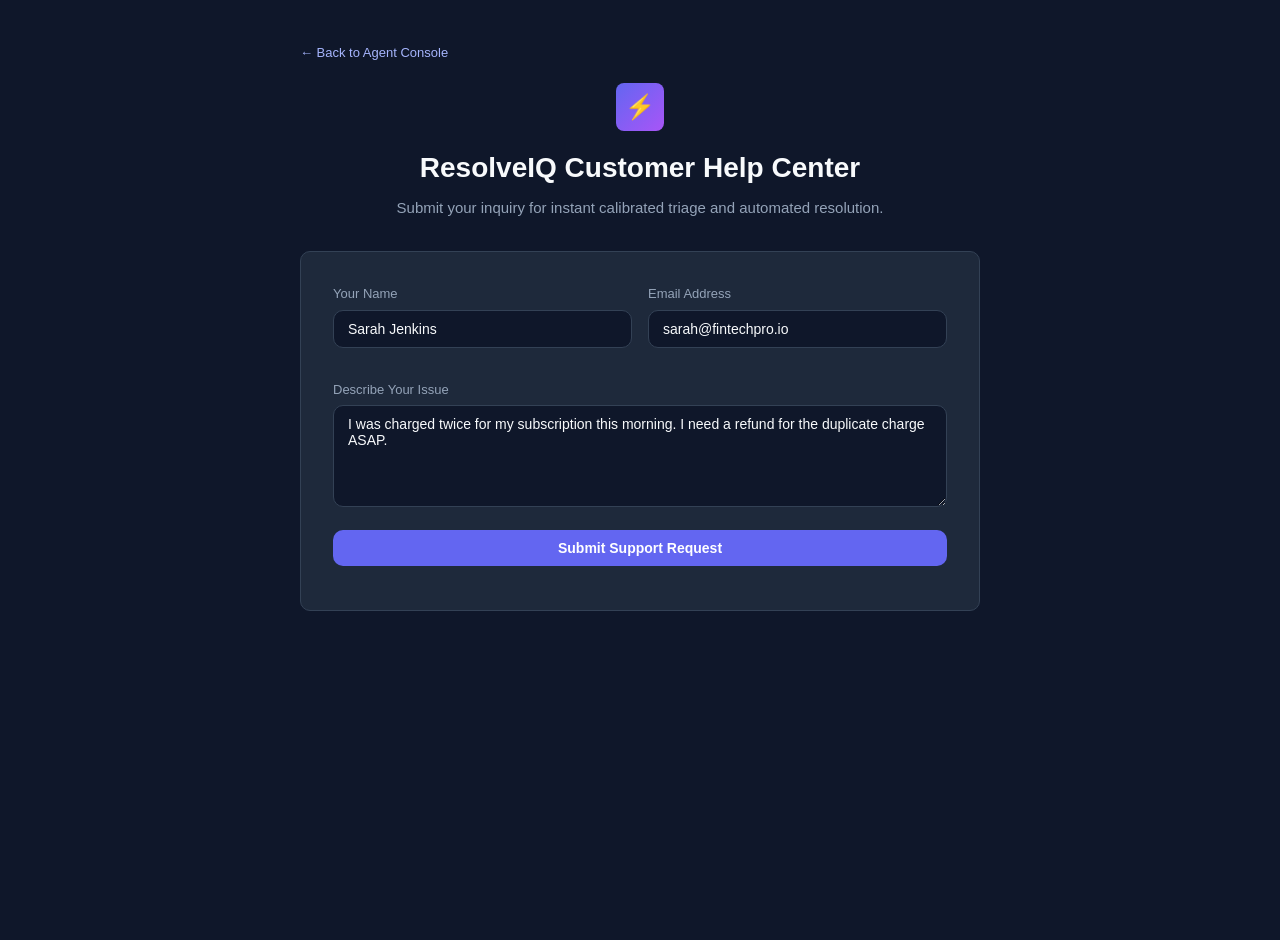
<file: templates/portal.html>
<!doctype html>
<html lang="en">
<head>
  <meta charset="utf-8" />
  <meta name="viewport" content="width=device-width, initial-scale=1" />
  <title>ResolveIQ Customer Self-Service Portal</title>
  <link rel="stylesheet" href="/static/style.css" />
  <style>
    .portal-container {
      max-width: 720px;
      margin: 40px auto;
      padding: 0 20px;
    }
    .portal-header {
      text-align: center;
      margin-bottom: 32px;
    }
    .portal-header h1 {
      font-size: 28px;
      margin-bottom: 8px;
    }
    .portal-header p {
      color: var(--text-muted);
      font-size: 15px;
    }
    .back-nav {
      margin-bottom: 20px;
      display: inline-block;
      font-size: 13px;
      color: #a5b4fc;
      text-decoration: none;
    }
    .portal-card {
      background: var(--bg-card);
      border: 1px solid var(--border);
      border-radius: var(--radius);
      padding: 32px;
    }
    .resolution-banner {
      background: #1e1b4b;
      border: 1px solid #4f46e5;
      border-radius: 8px;
      padding: 20px;
      margin-top: 24px;
    }
    .resolution-banner h3 {
      font-size: 16px;
      color: #e0e7ff;
      margin-bottom: 8px;
    }
    .resolution-text {
      font-size: 14px;
      line-height: 1.6;
      color: #c7d2fe;
    }
  </style>
</head>
<body style="overflow-y: auto;">
  <div class="portal-container">
    <a href="/" class="back-nav">← Back to Agent Console</a>
    <div class="portal-header">
      <div class="logo-mark" style="margin: 0 auto 16px auto; width: 48px; height: 48px; font-size: 24px;">⚡</div>
      <h1>ResolveIQ Customer Help Center</h1>
      <p>Submit your inquiry for instant calibrated triage and automated resolution.</p>
    </div>

    <div class="portal-card">
      <div class="form-row">
        <div class="form-group flex-1">
          <label for="pName">Your Name</label>
          <input type="text" id="pName" placeholder="e.g. Sarah Jenkins" value="Sarah Jenkins" />
        </div>
        <div class="form-group flex-1">
          <label for="pEmail">Email Address</label>
          <input type="text" id="pEmail" placeholder="you@company.com" value="sarah@fintechpro.io" />
        </div>
      </div>

      <div class="form-group">
        <label for="pTicket">Describe Your Issue</label>
        <textarea id="pTicket" rows="5" placeholder="How can our support team assist you today?">I was charged twice for my subscription this morning. I need a refund for the duplicate charge ASAP.</textarea>
      </div>

      <button id="pSubmitBtn" class="btn btn-primary" style="width: 100%;">Submit Support Request</button>
      <p id="pStatus" class="status-indicator" style="margin-top: 12px; text-align: center;"></p>

      <div id="pResultBox" class="resolution-banner hidden">
        <div style="display: flex; justify-content: space-between; align-items: center; margin-bottom: 10px;">
          <h3 id="pResTitle">Instant Automated Resolution</h3>
          <span id="pSlaTag" class="sla-badge">SLA: 2h</span>
        </div>
        <div id="pResBody" class="resolution-text"></div>
        <div style="margin-top: 16px; display: flex; gap: 12px; align-items: center; flex-wrap: wrap;">
          <button id="pAcceptBtn" class="btn btn-success" style="font-size: 13px; padding: 6px 14px;">✅ This solved my problem</button>
          <button id="pEscalateBtn" class="btn btn-warning" style="font-size: 13px; padding: 6px 14px;">🙋 Request Human Agent</button>
        </div>

        <div id="csatSection" style="margin-top: 20px; padding-top: 16px; border-top: 1px solid #4338ca;">
          <small style="color: #c7d2fe; display: block; margin-bottom: 8px;">Rate this automated resolution (CSAT):</small>
          <div style="display: flex; gap: 8px; margin-bottom: 10px;">
            <button class="csat-star-btn" data-star="1">⭐ 1</button>
            <button class="csat-star-btn" data-star="2">⭐ 2</button>
            <button class="csat-star-btn" data-star="3">⭐ 3</button>
            <button class="csat-star-btn" data-star="4">⭐ 4</button>
            <button class="csat-star-btn" data-star="5">⭐ 5 (Great)</button>
          </div>
          <span id="csatFeedbackStatus" style="font-size: 12px; color: #a7f3d0;"></span>
        </div>
      </div>
    </div>
  </div>

  <script>
    let pTicketId = null;
    document.getElementById('pSubmitBtn').addEventListener('click', async () => {
      const text = document.getElementById('pTicket').value.trim();
      const name = document.getElementById('pName').value.trim();
      const email = document.getElementById('pEmail').value.trim();
      const status = document.getElementById('pStatus');
      const box = document.getElementById('pResultBox');

      if (text.length < 5) return;
      status.textContent = 'Processing your inquiry with ResolveIQ...';
      box.classList.add('hidden');

      try {
        const res = await fetch('/api/analyze', {
          method: 'POST',
          headers: { 'Content-Type': 'application/json' },
          body: JSON.stringify({ ticket: text, customer_name: name, customer_email: email, customer_tier: 'Pro' })
        });
        const data = await res.json();
        pTicketId = data.id;

        document.getElementById('pResTitle').textContent = `Resolution for Ticket #${data.id}`;
        document.getElementById('pSlaTag').textContent = `SLA: ${data.automation.sla_hours}h`;
        document.getElementById('pResBody').textContent = data.suggested_reply;

        box.classList.remove('hidden');
        status.textContent = '';
      } catch (e) {
        status.textContent = 'Error: ' + e.message;
      }
    });

    document.getElementById('pAcceptBtn').addEventListener('click', async () => {
      if (!pTicketId) return;
      await fetch(`/api/tickets/${pTicketId}`, {
        method: 'PATCH',
        headers: { 'Content-Type': 'application/json' },
        body: JSON.stringify({ status: 'resolved' })
      });
      alert('Thank you! Your ticket has been marked as resolved.');
    });

    document.getElementById('pEscalateBtn').addEventListener('click', async () => {
      if (!pTicketId) return;
      await fetch(`/api/tickets/${pTicketId}`, {
        method: 'PATCH',
        headers: { 'Content-Type': 'application/json' },
        body: JSON.stringify({ status: 'escalated' })
      });
      alert('Your ticket has been escalated to a live specialist engineer. You will receive an update shortly.');
    });

    document.querySelectorAll('.csat-star-btn').forEach(btn => {
      btn.addEventListener('click', async () => {
        if (!pTicketId) return;
        const rating = parseInt(btn.dataset.star, 10);
        await fetch(`/api/tickets/${pTicketId}/csat`, {
          method: 'POST',
          headers: { 'Content-Type': 'application/json' },
          body: JSON.stringify({ rating: rating, feedback: 'Portal user rating' })
        });
        document.getElementById('csatFeedbackStatus').textContent = `Thank you! Rated ${rating}/5 stars.`;
        if (rating <= 2) {
          alert("We apologize that this did not meet your expectations. Your ticket has been automatically escalated to an on-call senior lead.");
        }
      });
    });
  </script>
</body>
</html>
</file>
<file: static/style.css>
:root {
  --bg-app: #0f172a;
  --bg-card: #1e293b;
  --bg-sidebar: #090d16;
  --border: #334155;
  --border-focus: #6366f1;
  --text-main: #f8fafc;
  --text-muted: #94a3b8;
  --primary: #6366f1;
  --primary-hover: #4f46e5;
  --success: #10b981;
  --warning: #f59e0b;
  --danger: #ef4444;
  --radius: 10px;
  --font-family: -apple-system, BlinkMacSystemFont, "Segoe UI", Roboto, "Helvetica Neue", Arial, sans-serif;
}

* {
  box-sizing: border-box;
  margin: 0;
  padding: 0;
}

body {
  font-family: var(--font-family);
  background-color: var(--bg-app);
  color: var(--text-main);
  line-height: 1.5;
  height: 100vh;
  overflow: hidden;
}

.layout {
  display: flex;
  height: 100vh;
}

/* Sidebar */
.sidebar {
  width: 260px;
  background-color: var(--bg-sidebar);
  border-right: 1px solid var(--border);
  display: flex;
  flex-direction: column;
  padding: 24px 16px;
  flex-shrink: 0;
}

.brand {
  display: flex;
  align-items: center;
  gap: 12px;
  margin-bottom: 24px;
}

.logo-mark {
  background: linear-gradient(135deg, #6366f1, #a855f7);
  width: 36px;
  height: 36px;
  border-radius: 8px;
  display: flex;
  align-items: center;
  justify-content: center;
  font-size: 18px;
}

.brand-text h2 {
  font-size: 16px;
  font-weight: 700;
  color: #fff;
}

.brand-text small {
  font-size: 11px;
  color: var(--text-muted);
}

.nav-menu {
  display: flex;
  flex-direction: column;
  gap: 8px;
  flex: 1;
}

.nav-tab {
  display: flex;
  align-items: center;
  gap: 12px;
  padding: 10px 14px;
  background: transparent;
  border: 1px solid transparent;
  color: var(--text-muted);
  border-radius: var(--radius);
  font-size: 14px;
  font-weight: 500;
  cursor: pointer;
  text-align: left;
  transition: all 0.15s ease;
}

.nav-tab:hover {
  background: rgba(255, 255, 255, 0.05);
  color: var(--text-main);
}

.nav-tab.active {
  background: var(--bg-card);
  color: #fff;
  border-color: var(--border);
}

.badge-count {
  margin-left: auto;
  background: #334155;
  color: #cbd5e1;
  font-size: 11px;
  padding: 2px 7px;
  border-radius: 12px;
}

.sidebar-footer {
  border-top: 1px solid var(--border);
  padding-top: 16px;
  display: flex;
  flex-direction: column;
  gap: 12px;
}

.system-status {
  display: flex;
  align-items: center;
  gap: 8px;
  font-size: 12px;
  color: var(--text-muted);
}

.pulse-dot {
  width: 8px;
  height: 8px;
  border-radius: 50%;
  background: var(--success);
  box-shadow: 0 0 8px var(--success);
}

.btn-link {
  font-size: 12px;
  color: #a5b4fc;
  text-decoration: none;
}
.btn-link:hover {
  text-decoration: underline;
}

/* Main Content */
.main-content {
  flex: 1;
  overflow-y: auto;
  padding: 32px;
}

.top-bar {
  display: flex;
  justify-content: space-between;
  align-items: center;
  margin-bottom: 24px;
}

.top-bar h1 {
  font-size: 24px;
  font-weight: 700;
}

.top-bar p {
  color: var(--text-muted);
  font-size: 14px;
  margin-top: 4px;
}

.tab-pane {
  display: none;
}

.tab-pane.active {
  display: block;
}

/* Grids and Cards */
.grid-2col {
  display: grid;
  grid-template-columns: 1.05fr 1.05fr;
  gap: 24px;
}

.card {
  background: var(--bg-card);
  border: 1px solid var(--border);
  border-radius: var(--radius);
  padding: 24px;
  position: relative;
}

.card h3 {
  font-size: 17px;
  font-weight: 600;
  margin-bottom: 16px;
}

/* Forms */
.form-row {
  display: flex;
  gap: 16px;
  margin-bottom: 16px;
}

.flex-1 {
  flex: 1;
}

.form-group {
  margin-bottom: 16px;
}

.form-group label {
  display: block;
  font-size: 13px;
  font-weight: 500;
  color: var(--text-muted);
  margin-bottom: 6px;
}

input[type="text"],
select,
textarea {
  width: 100%;
  padding: 10px 14px;
  background: #0f172a;
  border: 1px solid var(--border);
  border-radius: var(--radius);
  color: var(--text-main);
  font-family: inherit;
  font-size: 14px;
  outline: none;
  transition: border-color 0.15s ease;
}

input[type="text"]:focus,
select:focus,
textarea:focus {
  border-color: var(--border-focus);
}

.btn-voice {
  background: #1e1b4b;
  border: 1px solid #6366f1;
  color: #c7d2fe;
  font-size: 11px;
  padding: 3px 8px;
  border-radius: 6px;
  cursor: pointer;
  transition: all 0.15s;
}
.btn-voice.recording {
  background: #dc2626;
  color: #fff;
  border-color: #ef4444;
  animation: pulse 1s infinite alternate;
}
@keyframes pulse {
  from { opacity: 0.7; }
  to { opacity: 1; }
}

.examples-bar {
  display: flex;
  flex-wrap: wrap;
  gap: 8px;
  align-items: center;
  margin-bottom: 20px;
}

.small-label {
  font-size: 12px;
  color: var(--text-muted);
}

.example-btn {
  background: #0f172a;
  border: 1px solid var(--border);
  color: #cbd5e1;
  padding: 5px 10px;
  border-radius: 6px;
  font-size: 12px;
  cursor: pointer;
  transition: all 0.15s;
}

.example-btn:hover {
  background: #334155;
  color: #fff;
}

/* Buttons */
.btn {
  display: inline-flex;
  align-items: center;
  justify-content: center;
  gap: 8px;
  padding: 10px 18px;
  border-radius: var(--radius);
  font-size: 14px;
  font-weight: 600;
  cursor: pointer;
  border: none;
  transition: all 0.15s ease;
}

.btn-primary {
  background: var(--primary);
  color: #fff;
}
.btn-primary:hover:not(:disabled) {
  background: var(--primary-hover);
}
.btn-primary:disabled {
  opacity: 0.6;
  cursor: not-allowed;
}

.btn-secondary {
  background: #334155;
  color: #fff;
}
.btn-secondary:hover {
  background: #475569;
}

.btn-success {
  background: #059669;
  color: #fff;
}
.btn-success:hover {
  background: #10b981;
}

.btn-warning {
  background: #d97706;
  color: #fff;
}
.btn-warning:hover {
  background: #f59e0b;
}

.btn-tool {
  background: #1e1b4b;
  border: 1px solid #4f46e5;
  color: #c7d2fe;
  font-size: 12px;
  padding: 6px 12px;
}
.btn-tool:hover {
  background: #312e81;
  color: #fff;
}

.action-bar {
  display: flex;
  align-items: center;
  gap: 16px;
}

.status-indicator {
  font-size: 13px;
  color: #a5b4fc;
}

/* Results Card */
.empty-state {
  text-align: center;
  padding: 48px 24px;
}

.empty-icon {
  font-size: 40px;
  margin-bottom: 12px;
  display: block;
}

.empty-state h4 {
  font-size: 16px;
  margin-bottom: 6px;
}

.empty-state p {
  font-size: 13px;
  color: var(--text-muted);
  max-width: 320px;
  margin: 0 auto;
}

.hidden {
  display: none !important;
}

.result-header {
  display: flex;
  justify-content: space-between;
  align-items: center;
  margin-bottom: 16px;
}

.ticket-id-tag {
  font-weight: 700;
  font-size: 15px;
  color: #a5b4fc;
}

.lang-tag {
  background: #0f172a;
  border: 1px solid var(--border);
  color: #38bdf8;
  font-size: 11px;
  padding: 2px 8px;
  border-radius: 10px;
  margin-left: 8px;
}

.badges-row {
  display: flex;
  gap: 8px;
  align-items: center;
}

.sentiment-badge {
  font-size: 11px;
  font-weight: 600;
  padding: 3px 8px;
  border-radius: 12px;
  background: #334155;
  color: #f1f5f9;
}
.sentiment-badge.angry {
  background: #7f1d1d;
  color: #fecaca;
  border: 1px solid #dc2626;
}
.sentiment-badge.frustrated {
  background: #78350f;
  color: #fde68a;
  border: 1px solid #d97706;
}

.sla-badge {
  background: #1e1b4b;
  color: #c7d2fe;
  border: 1px solid #4338ca;
  font-size: 11px;
  font-weight: 600;
  padding: 3px 8px;
  border-radius: 12px;
}

/* CRM Card */
.crm-card {
  background: #1e1b4b;
  border: 1px solid #3730a3;
  border-radius: 8px;
  padding: 12px 14px;
  margin-bottom: 14px;
}
.crm-header {
  display: flex;
  justify-content: space-between;
  align-items: center;
  margin-bottom: 8px;
  font-size: 13px;
}
.health-badge {
  padding: 2px 8px;
  border-radius: 10px;
  font-size: 10px;
  font-weight: 700;
  background: #15803d;
  color: #bbf7d0;
}
.health-badge.critical {
  background: #b91c1c;
  color: #fecaca;
}
.crm-metrics {
  display: grid;
  grid-template-columns: repeat(4, 1fr);
  gap: 8px;
  font-size: 11px;
}
.crm-metrics small {
  color: #a5b4fc;
  display: block;
}
.crm-metrics strong {
  color: #fff;
  font-size: 13px;
}

.retention-banner {
  background: #450a0a;
  border: 1px solid #b91c1c;
  color: #fecaca;
  border-radius: 8px;
  padding: 10px 14px;
  display: flex;
  align-items: center;
  gap: 10px;
  font-size: 12px;
  margin-bottom: 16px;
}

.webhook-alert-box {
  background: #172554;
  border: 1px solid #2563eb;
  color: #bfdbfe;
  padding: 8px 12px;
  border-radius: 6px;
  font-size: 12px;
  margin-bottom: 14px;
}

/* Metrics Grid */
.metrics-grid {
  display: grid;
  grid-template-columns: repeat(2, 1fr);
  gap: 12px;
  margin-bottom: 16px;
}

.metric-card {
  background: #0f172a;
  border: 1px solid var(--border);
  border-radius: 8px;
  padding: 12px;
  display: flex;
  flex-direction: column;
}

.metric-card small {
  font-size: 11px;
  color: var(--text-muted);
  text-transform: uppercase;
  letter-spacing: 0.5px;
}

.metric-card strong {
  font-size: 18px;
  color: #fff;
  margin: 4px 0;
  text-transform: capitalize;
}

.metric-sub {
  font-size: 11px;
  color: #a5b4fc;
}

/* Route Banner */
.route-banner {
  background: #172554;
  border: 1px solid #1e40af;
  border-radius: 8px;
  padding: 14px 16px;
  display: flex;
  justify-content: space-between;
  align-items: center;
  margin-bottom: 16px;
}

.route-banner small {
  font-size: 11px;
  color: #93c5fd;
  text-transform: uppercase;
}

.route-banner h4 {
  font-size: 15px;
  color: #fff;
  margin: 2px 0;
}

.route-banner p {
  font-size: 12px;
  color: #bfdbfe;
}

.pill-badge {
  padding: 4px 10px;
  border-radius: 12px;
  font-size: 11px;
  font-weight: 700;
  background: #15803d;
  color: #bbf7d0;
}

.pill-badge.escalated {
  background: #b91c1c;
  color: #fecaca;
}

/* Action Tools Section */
.action-tools-card {
  background: #111827;
  border: 1px solid var(--border);
  border-radius: 8px;
  padding: 12px 14px;
  margin-bottom: 16px;
}

.tools-btn-group {
  display: flex;
  flex-wrap: wrap;
  gap: 8px;
  margin-top: 6px;
}

.tool-receipt {
  margin-top: 10px;
  padding: 8px 12px;
  background: #064e3b;
  border: 1px solid #059669;
  border-radius: 6px;
  color: #a7f3d0;
  font-size: 12px;
}

/* KB Section */
.kb-section {
  margin-bottom: 16px;
}

.section-sub {
  font-size: 11px;
  color: var(--text-muted);
  text-transform: uppercase;
  display: block;
  margin-bottom: 6px;
}

.kb-tags {
  display: flex;
  flex-wrap: wrap;
  gap: 8px;
}

.kb-tag {
  background: #0f172a;
  border: 1px solid var(--border);
  border-radius: 6px;
  padding: 4px 10px;
  font-size: 12px;
  color: #38bdf8;
}

/* Reply Section */
.reply-header {
  display: flex;
  justify-content: space-between;
  margin-bottom: 6px;
}

.copy-link {
  font-size: 12px;
  color: #a5b4fc;
  cursor: pointer;
}

.reply-editor {
  margin-bottom: 12px;
  font-size: 13px;
  line-height: 1.5;
}

.human-actions {
  display: flex;
  flex-wrap: wrap;
  gap: 10px;
  align-items: center;
}

.select-sm {
  width: auto;
  padding: 8px 12px;
  font-size: 13px;
}

/* Table styles */
.table-card {
  overflow-x: auto;
}

.data-table {
  width: 100%;
  border-collapse: collapse;
  font-size: 13px;
  text-align: left;
}

.data-table th,
.data-table td {
  padding: 12px 14px;
  border-bottom: 1px solid var(--border);
}

.data-table th {
  color: var(--text-muted);
  font-weight: 600;
  background: #182234;
}

.data-table tbody tr:hover {
  background: rgba(255, 255, 255, 0.02);
}

.status-badge {
  display: inline-block;
  padding: 2px 8px;
  border-radius: 10px;
  font-size: 11px;
  font-weight: 600;
  text-transform: uppercase;
}

.status-triaged {
  background: #1e3a8a;
  color: #bfdbfe;
}
.status-escalated {
  background: #7f1d1d;
  color: #fecaca;
}
.status-resolved {
  background: #064e3b;
  color: #a7f3d0;
}

/* Filter controls */
.filter-controls {
  display: flex;
  gap: 8px;
}

.filter-btn {
  background: #1e293b;
  border: 1px solid var(--border);
  color: var(--text-muted);
  padding: 6px 12px;
  border-radius: 6px;
  font-size: 12px;
  cursor: pointer;
}

.filter-btn.active {
  background: var(--primary);
  color: #fff;
  border-color: var(--primary);
}

/* Batch Processing */
.file-drop-zone {
  border: 2px dashed var(--border);
  border-radius: var(--radius);
  padding: 40px 20px;
  text-align: center;
  cursor: pointer;
  margin-bottom: 20px;
  transition: border-color 0.2s;
}

.file-drop-zone:hover {
  border-color: var(--primary);
}

.drop-icon {
  font-size: 36px;
  display: block;
  margin-bottom: 10px;
}

.hidden-file {
  display: none;
}

.action-bar-spread {
  display: flex;
  justify-content: space-between;
  align-items: center;
}

.batch-summary-placeholder {
  color: var(--text-muted);
  font-size: 14px;
  padding: 20px 0;
}

/* KPI Grid */
.kpi-grid {
  display: grid;
  grid-template-columns: repeat(4, 1fr);
  gap: 16px;
  margin-bottom: 24px;
}

.kpi-card {
  background: var(--bg-card);
  border: 1px solid var(--border);
  border-radius: var(--radius);
  padding: 20px;
}

.kpi-label {
  font-size: 12px;
  color: var(--text-muted);
  text-transform: uppercase;
  font-weight: 600;
}

.kpi-card h2 {
  font-size: 28px;
  margin: 6px 0;
  color: #fff;
}

.kpi-card small {
  font-size: 12px;
  color: #a5b4fc;
}

/* Charts Grid */
.charts-grid {
  display: grid;
  grid-template-columns: repeat(3, 1fr);
  gap: 20px;
}

.chart-card {
  height: 320px;
  display: flex;
  flex-direction: column;
}

.chart-wrapper {
  flex: 1;
  position: relative;
  width: 100%;
  height: 100%;
}

/* Spikes Grid */
.spikes-grid {
  display: grid;
  grid-template-columns: repeat(2, 1fr);
  gap: 20px;
}

.spike-card {
  background: var(--bg-card);
  border: 1px solid var(--border);
  border-radius: var(--radius);
  padding: 20px;
}
.spike-card h3 {
  font-size: 16px;
  color: #fff;
  margin-bottom: 8px;
}
.jira-box {
  background: #0f172a;
  border: 1px solid #334155;
  border-radius: 6px;
  padding: 12px;
  margin-top: 12px;
  font-family: monospace;
  font-size: 12px;
  color: #94a3b8;
  white-space: pre-wrap;
  max-height: 140px;
  overflow-y: auto;
}

/* Modal styles for Threading */
.modal {
  position: fixed;
  top: 0;
  left: 0;
  width: 100%;
  height: 100%;
  background: rgba(0, 0, 0, 0.7);
  display: flex;
  align-items: center;
  justify-content: center;
  z-index: 1000;
}

.modal-content {
  background: var(--bg-card);
  border: 1px solid var(--border);
  border-radius: var(--radius);
  width: 580px;
  max-width: 90vw;
  max-height: 85vh;
  display: flex;
  flex-direction: column;
}

.modal-header {
  padding: 16px 20px;
  border-bottom: 1px solid var(--border);
  display: flex;
  justify-content: space-between;
  align-items: center;
}

.close-btn {
  background: none;
  border: none;
  color: #fff;
  font-size: 22px;
  cursor: pointer;
}

.messages-container {
  padding: 20px;
  overflow-y: auto;
  flex: 1;
  display: flex;
  flex-direction: column;
  gap: 12px;
}

.message-bubble {
  padding: 10px 14px;
  border-radius: 8px;
  font-size: 13px;
  line-height: 1.4;
  max-width: 80%;
}

.message-bubble.customer {
  background: #1e293b;
  border: 1px solid var(--border);
  align-self: flex-start;
  color: #f1f5f9;
}

.message-bubble.agent {
  background: #312e81;
  border: 1px solid #4338ca;
  align-self: flex-end;
  color: #e0e7ff;
}

.message-bubble.system {
  background: #064e3b;
  border: 1px solid #059669;
  align-self: center;
  color: #a7f3d0;
  font-size: 12px;
  max-width: 90%;
  text-align: center;
}

.modal-footer {
  padding: 16px 20px;
  border-top: 1px solid var(--border);
  display: flex;
  gap: 12px;
}


.pii-tag {
  background: #064e3b;
  border: 1px solid #059669;
  color: #a7f3d0;
  font-size: 11px;
  padding: 2px 8px;
  border-radius: 10px;
  margin-left: 6px;
}

.csat-star-btn {
  background: #1e1b4b;
  border: 1px solid #4f46e5;
  color: #e0e7ff;
  padding: 6px 12px;
  border-radius: 6px;
  font-size: 13px;
  cursor: pointer;
  transition: all 0.15s;
}
.csat-star-btn:hover {
  background: #4338ca;
  color: #fff;
}
</file>
